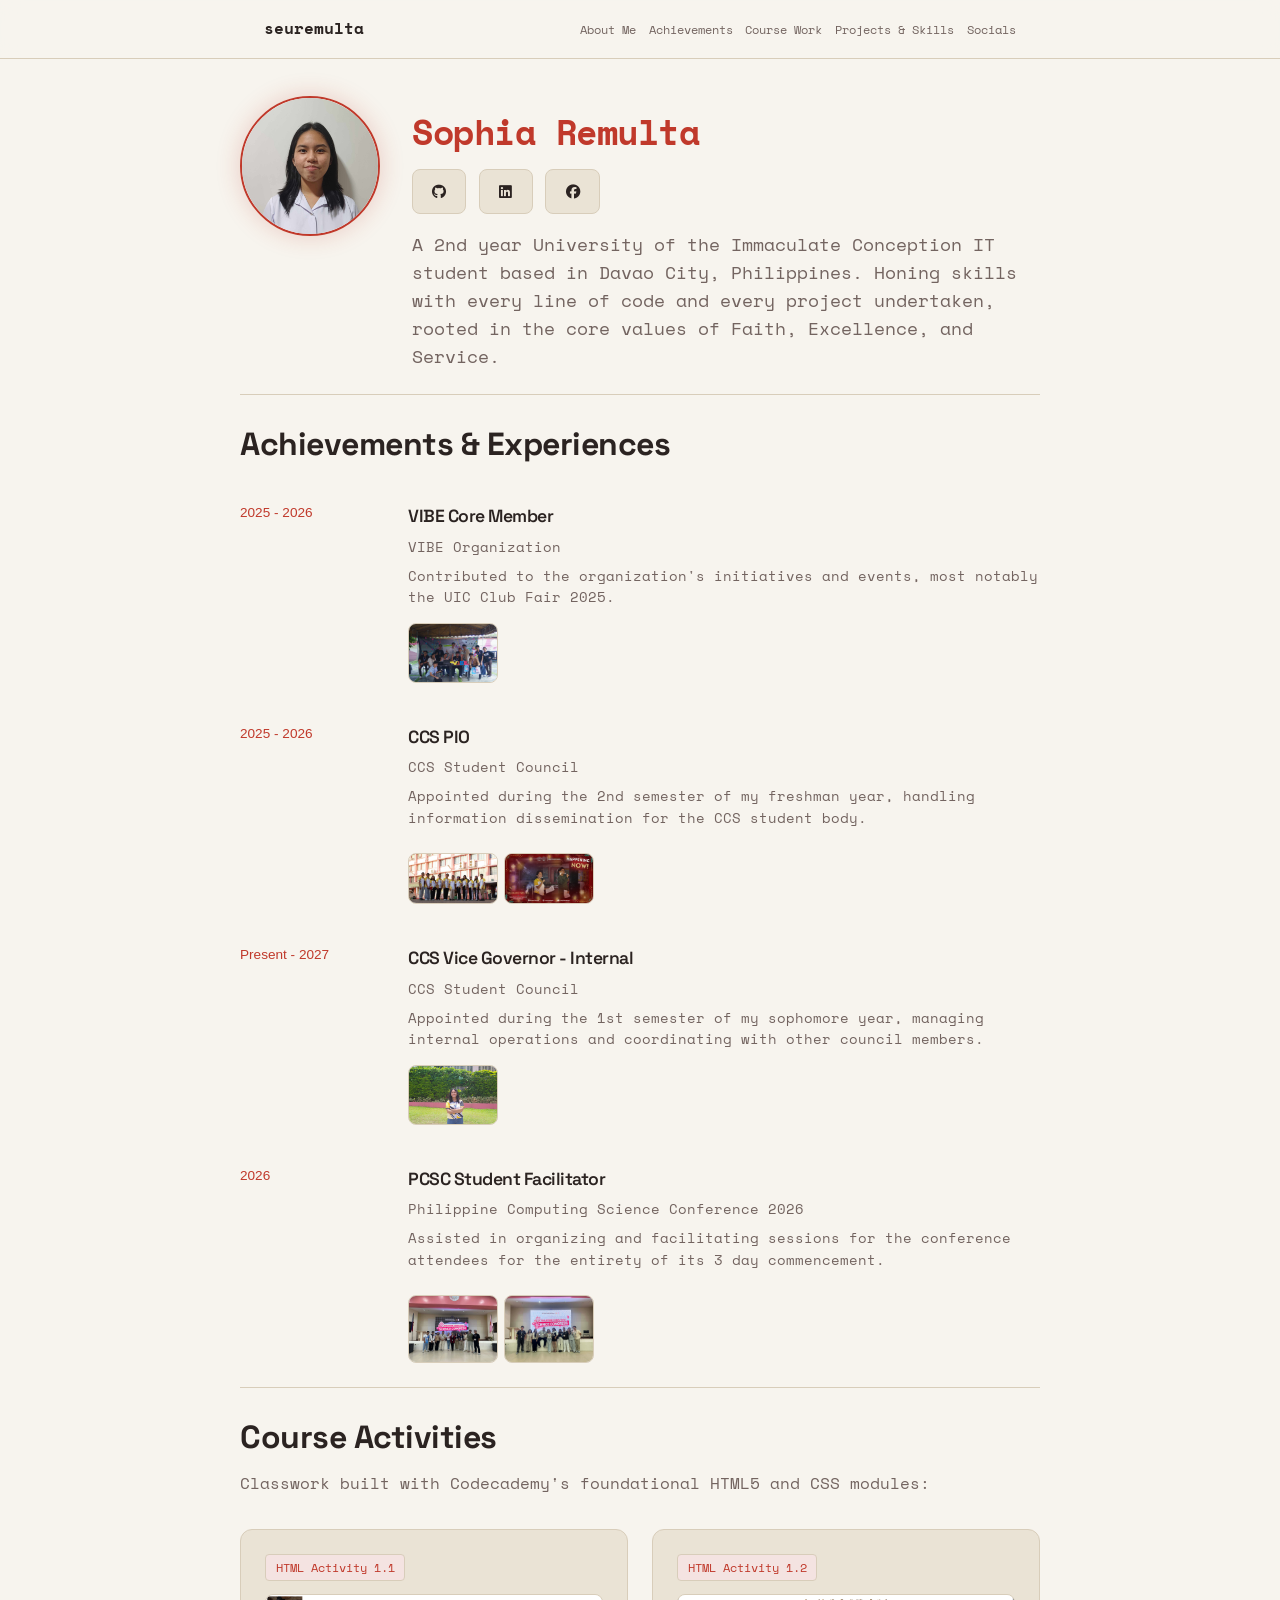
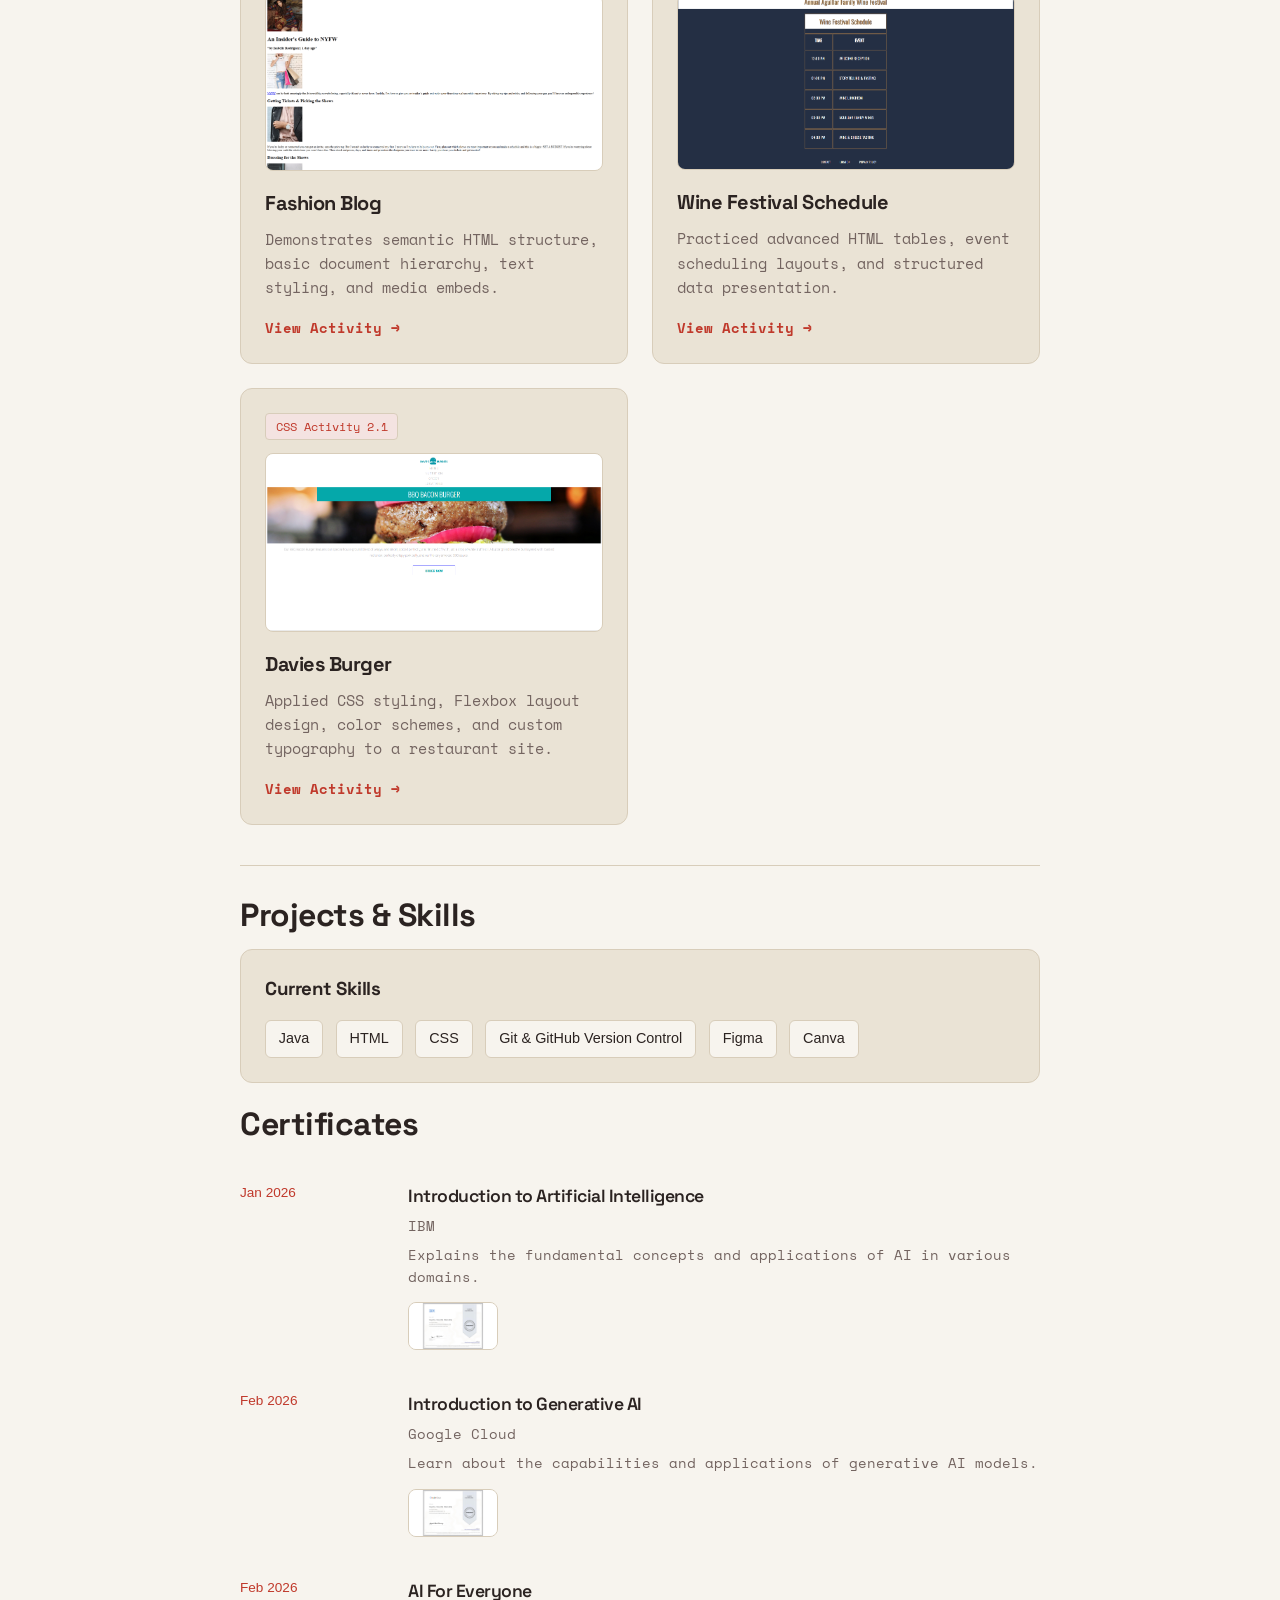
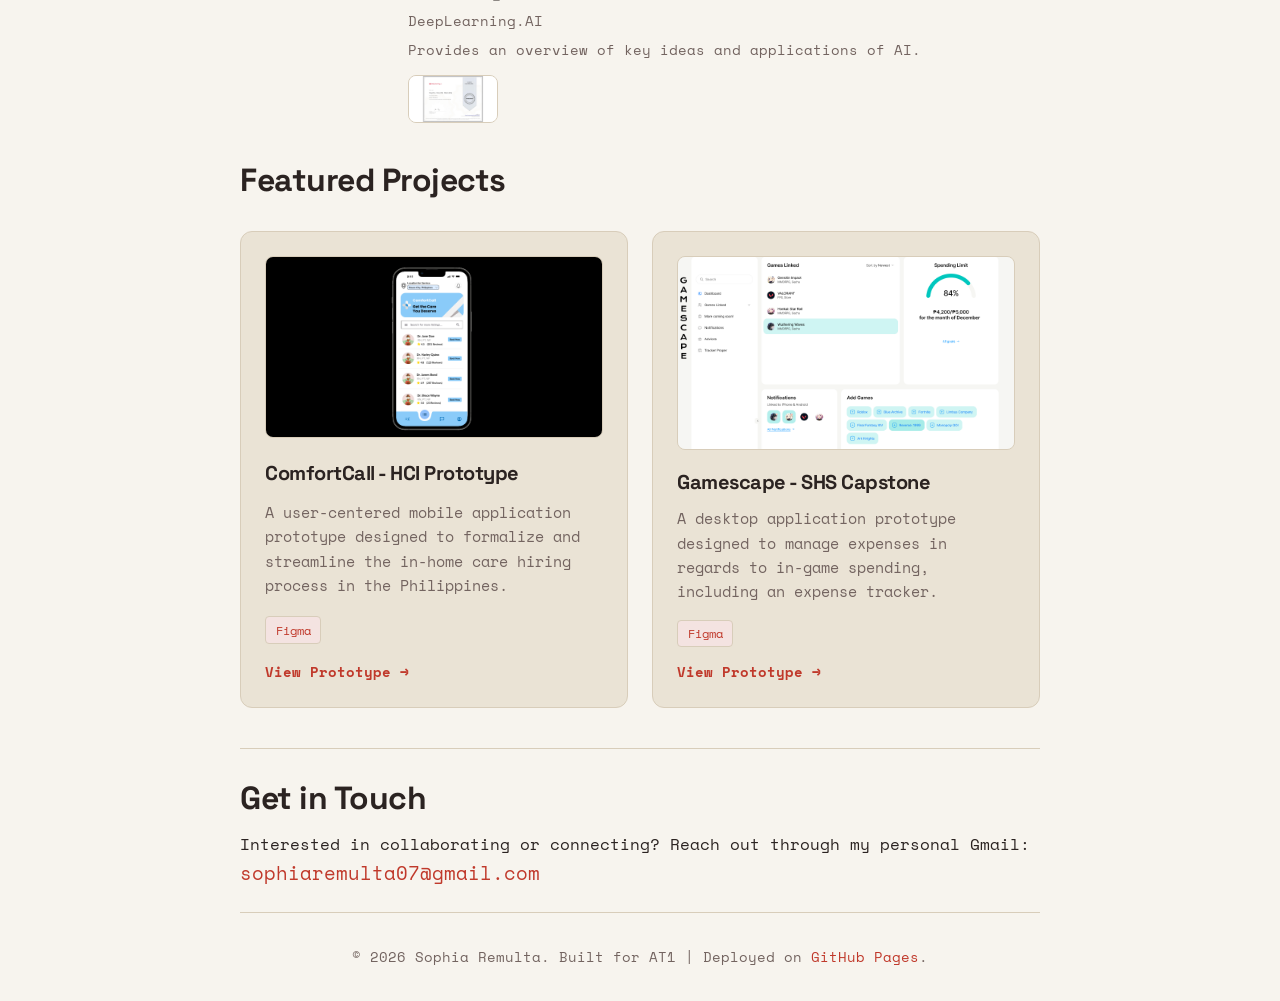
<file: index.html>
<!DOCTYPE html>
<html lang="en">
<head>
    <meta charset="UTF-8">
    <meta name="viewport" content="width=device-width, initial-scale=1.0">
    <title>Sophia Remulta | Portfolio</title>
    <link rel="icon" type="image/png" href="images/favicon.png"/>
    <link rel="stylesheet" href="style.css">
    <link rel="stylesheet" href="https://cdnjs.cloudflare.com/ajax/libs/font-awesome/6.5.1/css/all.min.css">
</head>
<body>

    <header>
        <nav class="navbar">
            <div class="logo">
                <a href="#about">seuremulta</a>
            </div>
            <ul class="nav-links">
                <li><a href="#about">About Me</a></li>
                <li><a href="#achievements">Achievements</a></li>
                <li><a href="#course-activities">Course Work</a></li>
                <li><a href="#projects-skills">Projects & Skills</a></li>
                <li><a href="#contact">Socials</a></li>
            </ul>
        </nav>
    </header>

    <main>

        <section id="about" class="section">
            <div class="hero-container">

                <div class="profile-avatar">
                    <img src="images/1x1.jpg" alt="profile" class="avatar-img">
                </div>

                <div class="hero-text">
                    <h2><span class="highlight">Sophia Remulta</span></h2>

                    <div class="social-buttons">
                        <a href="https://github.com/seuremulta" target="_blank" rel="noopener noreferrer" class="btn btn-secondary" aria-label="GitHub">
                            <i class="fa-brands fa-github"></i>
                        </a>
                        <a href="https://linkedin.com/in/seuremulta" target="_blank" rel="noopener noreferrer" class="btn btn-secondary" aria-label="LinkedIn">
                            <i class="fa-brands fa-linkedin"></i>
                        </a>
                        <a href="https://www.facebook.com/sophia.remulta.37" target="_blank" rel="noopener noreferrer" class="btn btn-secondary" aria-label="Facebook">
                            <i class="fa-brands fa-facebook"></i>
                        </a>
                    </div>

                    <p class="bio">
                        A 2nd year University of the Immaculate Conception IT student based in Davao City, Philippines. Honing skills with every line of code and every project undertaken, rooted in the core values of Faith, Excellence, and Service.
                    </p>
                </div>

            </div>
        </section>

        <section id="achievements" class="section">
            <h2>Achievements & Experiences</h2>

            <div class="timeline-list">

                <article class="timeline-item">
                    <div class="timeline-date">2025 - 2026</div>
                    <div class="timeline-content">
                        <h3>VIBE Core Member</h3>
                        <p class="timeline-org">VIBE Organization</p>
                        <p class="timeline-desc">Contributed to the organization's initiatives and events, most notably the UIC Club Fair 2025.</p>
                        <a href="#vibe-cert" class="timeline-img-link">
                            <img src="images/clubfair.jpg" alt="UIC Club Fair 2025" class="timeline-img">
                        </a>
                    </div>

                    <div id="vibe-cert" class="lightbox">
                        <a href="#achievements" class="lightbox-close" aria-label="Close">&times;</a>
                        <img src="images/clubfair.jpg" alt="UIC Club Fair 2025">
                    </div>
                </article>

                <article class="timeline-item">
                    <div class="timeline-date">2025 - 2026</div>
                    <div class="timeline-content">
                        <h3>CCS PIO</h3>
                        <p class="timeline-org">CCS Student Council</p>
                        <p class="timeline-desc">Appointed during the 2nd semester of my freshman year, handling information dissemination for the CCS student body.</p>
                        <div class="timeline-img-group">
                            <a href="#pio-exp1" class="timeline-img-link">
                                <img src="images/PIO1.jpg" alt="CCS PIO Experience 1" class="timeline-img">
                            </a>
                            <a href="#pio-exp2" class="timeline-img-link">
                                <img src="images/PIO2.jpg" alt="CCS PIO Experience 2" class="timeline-img">
                            </a>
                        </div>
                    </div>

                    <div id="pio-exp1" class="lightbox">
                        <a href="#achievements" class="lightbox-close" aria-label="Close">&times;</a>
                        <img src="images/PIO1.jpg" alt="CCS PIO Experience 1">
                    </div>

                    <div id="pio-exp2" class="lightbox">
                        <a href="#achievements" class="lightbox-close" aria-label="Close">&times;</a>
                        <img src="images/PIO2.jpg" alt="CCS PIO Experience 2">
                    </div>
                </article>

                <article class="timeline-item">
                    <div class="timeline-date">Present - 2027</div>
                    <div class="timeline-content">
                        <h3>CCS Vice Governor - Internal</h3>
                        <p class="timeline-org">CCS Student Council</p>
                        <p class="timeline-desc">Appointed during the 1st semester of my sophomore year, managing internal operations and coordinating with other council members.</p>
                        <a href="#vicegov-pic" class="timeline-img-link">
                            <img src="images/vicegov.JPG" alt="CCS Vice Governor Photo" class="timeline-img">
                        </a>
                    </div>

                    <div id="vicegov-pic" class="lightbox">
                        <a href="#achievements" class="lightbox-close" aria-label="Close">&times;</a>
                        <img src="images/vicegov.JPG" alt="CCS Vice Governor Photo">
                    </div>
                </article>

                <article class="timeline-item">
                    <div class="timeline-date">2026</div>
                    <div class="timeline-content">
                        <h3>PCSC Student Facilitator</h3>
                        <p class="timeline-org">Philippine Computing Science Conference 2026</p>
                        <p class="timeline-desc">Assisted in organizing and facilitating sessions for the conference attendees for the entirety of its 3 day commencement.</p>
                        <div class="timeline-img-group">
                            <a href="#pcsc-exp1" class="timeline-img-link">
                                <img src="images/PCSC1.jpg" alt="CCS PIO Experience 1" class="timeline-img">
                            </a>
                            <a href="#pcsc-exp2" class="timeline-img-link">
                                <img src="images/PCSC2.jpg" alt="CCS PIO Experience 2" class="timeline-img">
                            </a>
                        </div>
                    </div>

                    <div id="pcsc-exp1" class="lightbox">
                        <a href="#achievements" class="lightbox-close" aria-label="Close">&times;</a>
                        <img src="images/PCSC1.jpg" alt="CCS PIO Experience 1">
                    </div>

                    <div id="pcsc-exp2" class="lightbox">
                        <a href="#achievements" class="lightbox-close" aria-label="Close">&times;</a>
                        <img src="images/PCSC2.jpg" alt="CCS PIO Experience 2">
                    </div>
                </article>

            </div>
        </section>

        <section id="course-activities" class="section">
            <h2>Course Activities</h2>
            <p class="section-desc">Classwork built with Codecademy's foundational HTML5 and CSS modules:</p>

            <div class="grid-container">

                <article class="card activity-card">
                    <span class="activity-tag">HTML Activity 1.1</span>
                    <img src="images/fashion-blog.png" alt="Fashion Blog Screenshot" class="activity-img">
                    <h3>Fashion Blog</h3>
                    <p>Demonstrates semantic HTML structure, basic document hierarchy, text styling, and media embeds.</p>
                    <a href="./FashionBlog/index.html" target="_blank" class="proof-link">View Activity &rarr;</a>
                </article>

                <article class="card activity-card">
                    <span class="activity-tag">HTML Activity 1.2</span>
                    <img src="images/wine-festival.png" alt="Wine Festival Screenshot" class="activity-img">
                    <h3>Wine Festival Schedule</h3>
                    <p>Practiced advanced HTML tables, event scheduling layouts, and structured data presentation.</p>
                    <a href="./WineSched/index.html" target="_blank" class="proof-link">View Activity &rarr;</a>
                </article>

                <article class="card activity-card">
                    <span class="activity-tag">CSS Activity 2.1</span>
                    <img src="images/davies-burger.png" alt="Davies Burger Screenshot" class="activity-img">
                    <h3>Davies Burger</h3>
                    <p>Applied CSS styling, Flexbox layout design, color schemes, and custom typography to a restaurant site.</p>
                    <a href="./DaviesBurger/index.html" target="_blank" class="proof-link">View Activity &rarr;</a>
                </article>

            </div>
        </section>

        <section id="projects-skills" class="section">
            <h2>Projects & Skills</h2>

            <div class="skills-block">
                <h3>Current Skills</h3>
                <ul class="skills-list">
                    <li>Java</li>
                    <li>HTML</li>
                    <li>CSS</li>
                    <li>Git & GitHub Version Control</li>
                    <li>Figma</li>
                    <li>Canva</li>
                </ul>
            </div>

            <div id="certificates">
                <h2>Certificates</h2>
                <div class="timeline-list">

                    <article class="timeline-item">
                        <div class="timeline-date">Jan 2026</div>
                        <div class="timeline-content">
                            <h3>Introduction to Artificial Intelligence</h3>
                            <p class="timeline-org">IBM</p>
                            <p class="timeline-desc">Explains the fundamental concepts and applications of AI in various domains.</p>
                            <a href="#cert-1" class="timeline-img-link">
                                <img src="images/cert-1.jpeg" alt="Introduction to Artificial Intelligence Certificate" class="timeline-img">
                            </a>
                        </div>

                        <div id="cert-1" class="lightbox">
                            <a href="#certificates" class="lightbox-close" aria-label="Close">&times;</a>
                            <img src="images/cert-1.jpeg" alt="Introduction to Artificial Intelligence Certificate">
                        </div>
                    </article>

                    <article class="timeline-item">
                        <div class="timeline-date">Feb 2026</div>
                        <div class="timeline-content">
                            <h3>Introduction to Generative AI</h3>
                            <p class="timeline-org">Google Cloud</p>
                            <p class="timeline-desc">Learn about the capabilities and applications of generative AI models.</p>
                            <a href="#cert-2" class="timeline-img-link">
                                <img src="images/cert-genai.jpeg" alt="Introduction to Generative AI Certificate" class="timeline-img">
                            </a>
                        </div>

                        <div id="cert-2" class="lightbox">
                            <a href="#certificates" class="lightbox-close" aria-label="Close">&times;</a>
                            <img src="images/cert-genai.jpeg" alt="Introduction to Generative AI Certificate">
                        </div>
                    </article>

                    <article class="timeline-item">
                        <div class="timeline-date">Feb 2026</div>
                        <div class="timeline-content">
                            <h3>AI For Everyone</h3>
                            <p class="timeline-org">DeepLearning.AI</p>
                            <p class="timeline-desc">Provides an overview of key ideas and applications of AI.</p>
                            <a href="#cert-3" class="timeline-img-link">
                                <img src="images/cert-3.jpeg" alt="AI For Everyone Certificate" class="timeline-img">
                            </a>
                        </div>

                        <div id="cert-3" class="lightbox">
                            <a href="#certificates" class="lightbox-close" aria-label="Close">&times;</a>
                            <img src="images/cert-3.jpeg" alt="AI For Everyone Certificate">
                        </div>
                    </article>

                </div>
            </div>

            <div class="projects-block">
                <h2>Featured Projects</h2>
                <div class="grid-container">

                    <article class="card">
                        <img src="images/comfortcall.png" alt="ComfortCall Screenshot" class="activity-img">
                        <h3>ComfortCall - HCI Prototype</h3>
                        <p>A user-centered mobile application prototype designed to formalize and streamline the in-home care hiring process in the Philippines.</p>
                        <span class="activity-tag">Figma</span>
                        <a href="https://www.figma.com/proto/hJCQQ7fkwbZopx8bYE69up/HCI-INTERACTIVE-PROTOTYPE?node-id=26-30&starting-point-node-id=26%3A30&t=WPi4NbcnG5SbsuiD-1" target="_blank" class="proof-link">View Prototype &rarr;</a>
                    </article>

                    <article class="card">
                        <img src="images/gamescape.png" alt="Gamescape Screenshot" class="activity-img">
                        <h3>Gamescape - SHS Capstone</h3>
                        <p>A desktop application prototype designed to manage expenses in regards to in-game spending, including an expense tracker.</p>
                        <span class="activity-tag">Figma</span>
                        <a href="https://www.figma.com/proto/o6rYXjSfKV9rx2Yt4CouOD/GROUP-4-GAMESCAPE?node-id=371-808&starting-point-node-id=340%3A159&t=UGnHgSyJuxqvTRYr-1" target="_blank" class="proof-link">View Prototype &rarr;</a>
                    </article>

                </div>
            </div>
        </section>

        <section id="contact" class="section">
            <h2>Get in Touch</h2>
            <p>Interested in collaborating or connecting? Reach out through my personal Gmail:</p>
            <div class="contact-links">
                <a href="mailto:sophiaremulta07@gmail.com">sophiaremulta07@gmail.com</a>
            </div>
        </section>

    </main>

    <footer>
        <p>&copy; 2026 Sophia Remulta. Built for AT1 | Deployed on <a href="https://your-username.github.io" target="_blank">GitHub Pages</a>.</p>
    </footer>

</body>
</html>
</file>
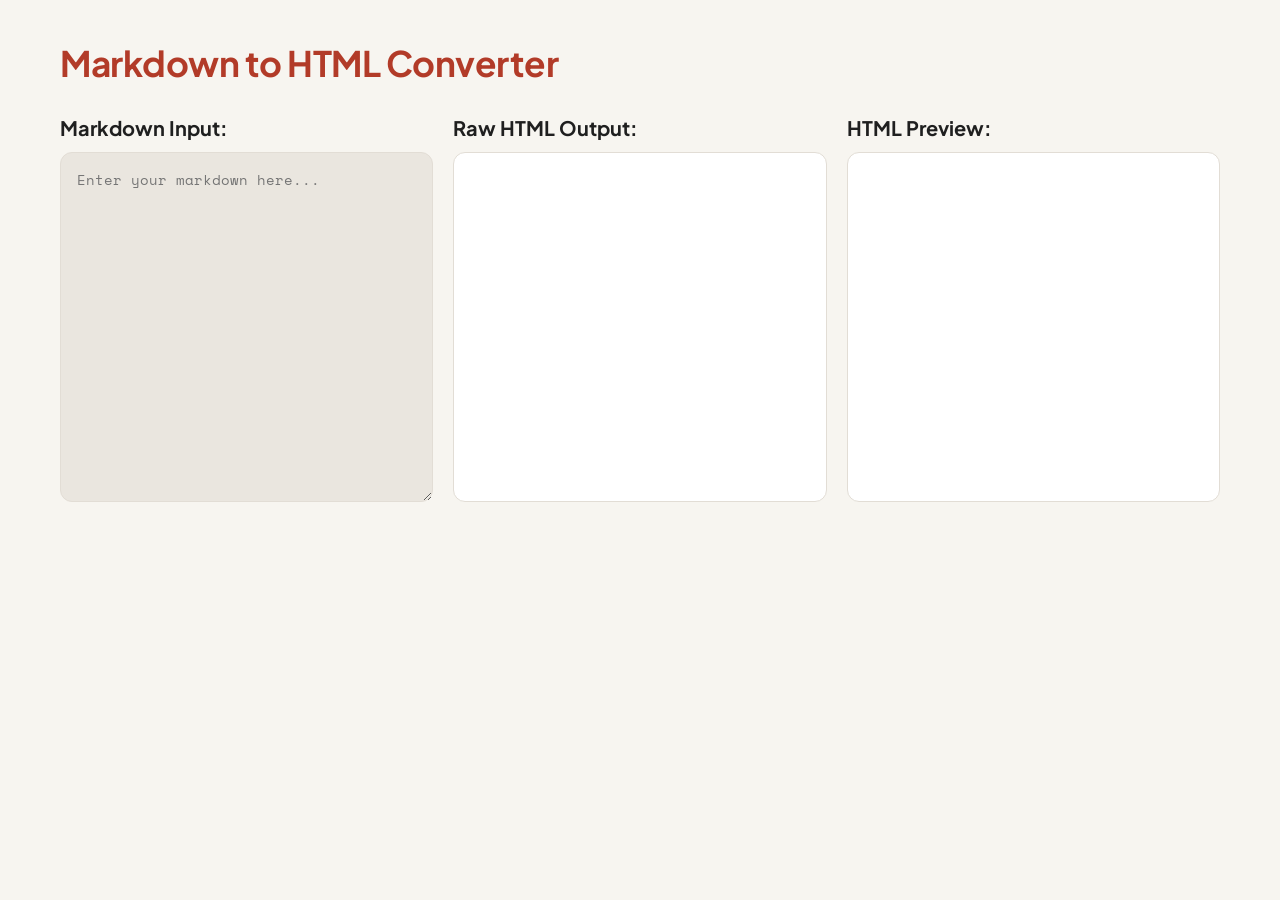
<file: markdown-converter/index.html>
<!DOCTYPE html>
<html lang="en">
<head>
    <meta charset="UTF-8">
    <meta name="viewport" content="width=device-width, initial-scale=1.0">
    <title>Markdown to HTML Converter</title>
    <link rel="stylesheet" href="style.css">
</head>
<body>
    <h1>Markdown to HTML Converter</h1>
    <div id="container">
        <div class="container">
            <h2>Markdown Input:</h2>
            <textarea id="markdown-input" placeholder="Enter your markdown here..."></textarea>
        </div>
        <div class="container">
            <h2>Raw HTML Output:</h2>
            <div id="html-output"></div>
        </div>
        <div class="container">
            <h2>HTML Preview:</h2>
            <div id="preview"></div>
        </div>
    </div>
    <script src="script.js"></script>
</body>
</html>
</file>
<file: style.css>
@import url('https://fonts.googleapis.com/css2?family=Space+Grotesk:wght@600;700&family=Space+Mono:wght@400;700&display=swap');

* {
    margin: 0;
    padding: 0;
    box-sizing: border-box;
    font-family: 'Segoe UI', Tahoma, Geneva, Verdana, sans-serif;
}

:root {
    --bg-color: #f7f4ee;     
    --card-bg: #eae3d5;      
    --text-main: #2b2321;     
    --text-muted: #736460;     
    --accent-color: #c0392b;  
    --accent-hover: #96281b;  
    --accent-soft: #f4e3e1;    
    --border-color: #d8cdba;   
    --radius: 12px;
}

h1, h2, h3, .profile-name {
    font-family: 'Space Grotesk', sans-serif;
    letter-spacing: -0.5px;
}

body, p, a, span {
    font-family: 'Space Mono', monospace;
}

html {
    scroll-behavior: smooth;
}

body {
    background-color: var(--bg-color);
    color: var(--text-main);
    line-height: 1.6;
    overflow-x: hidden;
}

header {
    position: fixed;
    top: 0;
    width: 100%;
    background-color: rgba(247, 244, 238, 0.9); 
    backdrop-filter: blur(10px);
    border-bottom: 1px solid var(--border-color);
    z-index: 1000;
}

.navbar {
    max-width: 800px;
    margin: 0 auto;
    display: flex;
    justify-content: space-between;
    align-items: center;
    padding: 1rem 1.5rem;
}

.logo a {
    font-size: 1.0rem;
    font-weight: 700;
    color: var(--text-main);
    text-decoration: none;
}

.logo a span {
    color: var(--accent-color);
}

.nav-links {
    display: flex;
    list-style: none;
    gap: 0.5rem 0.8rem;
}

.nav-links a {
    color: var(--text-muted);   
    text-decoration: none;
    font-size: 0.78rem;
    font-weight: 500;
    transition: color 0.3s;
}

.nav-links a:hover {
    color: var(--accent-color);
}

main {
    margin-top: 40px;
}

.section {
    max-width: 800px;
    margin: 0 auto;
    padding: 1.5rem 0rem;
    border-bottom: 1px solid var(--border-color);
}

.hero-container {
    display: flex;
    flex-direction: row;
    align-items: flex-start;
    text-align: left;
    gap: 2rem;
    padding-top: 2rem;
}

.profile-avatar {
    width: 140px;
    height: 140px;
    border-radius: 50%;
    overflow: hidden;
    border: 2px solid var(--accent-color);
    box-shadow: 0 0 24px rgba(192, 57, 43, 0.22); 
    flex-shrink: 0;
}

.avatar-img {
    width: 100%;
    height: 100%;
    object-fit: cover;
}

.badge {
    background: var(--accent-soft);
    color: var(--accent-color);
    padding: 0.4rem 1rem;
    border-radius: 20px;
    font-size: 0.85rem;
    border: 1px solid var(--accent-color);
    display: inline-block;
}

.hero-text {
    display: flex;
    flex-direction: column;
    align-items: flex-start;
    min-width: 0;
    flex: 1;
}

.hero-text h2 {
    font-size: 2.2rem;
    margin: 0.5rem 0;
}

.highlight {
    color: var(--accent-color);
}

.bio {
    max-width: 650px;
    color: var(--text-muted);
    font-size: 1.1rem;
    margin: 0.5rem 0 0 0;
}

.social-buttons {
    display: flex;
    flex-wrap: wrap;
    justify-content: flex-start;
    gap: 0.8rem;
    margin-bottom: 0.5rem;
}

.btn {
    padding: 0.6rem 1.2rem;
    border-radius: 8px;
    text-decoration: none;
    font-weight: 600;
    font-size: 0.9rem;
    transition: all 0.3s ease;
    display: inline-block;
}

.btn-primary {
    background-color: var(--accent-color);
    color: #ffffff;
}

.btn-primary:hover {
    background-color: var(--accent-hover);
}

.btn-secondary {
    border: 1px solid var(--border-color);
    color: var(--text-main);
    background-color: var(--card-bg);
}

.btn-secondary:hover {
    border-color: var(--accent-color);
    color: var(--accent-color);
}

.btn-card {
    background-color: transparent;
    border: 1px solid var(--accent-color);
    color: var(--accent-color);
    margin-top: auto;
}

.btn-card:hover {
    background-color: var(--accent-color);
    color: #ffffff;
}

.card.activity-card img {
    max-width: 100%;
    border-radius: 8px;
    margin-bottom: 1rem;
    border: 1px solid var(--border-color);
}

.timeline-list {
    display: flex;
    flex-direction: column;
    gap: 2.5rem;
    margin-top: 2rem;
}

.timeline-item {
    display: flex;
    gap: 3rem; 
    align-items: flex-start;
}

.timeline-img {
    width: 90px;
    height: auto;
    border-radius: 8px;
    margin-top: 0.6rem;
    border: 1px solid var(--border-color);
    display: block;
    transition: transform 0.3s ease, border-color 0.3s ease;
}

.timeline-img:hover {
    transform: scale(1.03);
    border-color: var(--accent-color);
}

.timeline-date {
    width: 120px;
    flex-shrink: 0;
    font-size: 0.85rem;
    color: var(--accent-color);
    font-weight: 500;
}

.timeline-content {
    display: flex;
    flex-direction: column;
    gap: 0.25rem;
    min-width: 0;
    flex: 1;
}

.timeline-content h3 {
    font-size: 1.1rem;
    font-weight: 600;
    color: var(--text-main);
    margin: 0;
}

.timeline-org {
    font-size: 0.9rem;
    color: var(--text-muted);
    margin: 0;
}

.timeline-desc {
    font-size: 0.85rem;
    color: var(--text-muted);
    margin-top: 0.25rem;
}

.timeline-img-link {
    display: inline-block;
}

.timeline-img-group {
    display: flex;
    flex-wrap: wrap;
    gap: 0.4rem;  
    margin-top: 0.6rem;
}

.lightbox {
    display: none;
    position: fixed;
    top: 0;
    left: 0;
    width: 100%;
    height: 100%;
    background: rgba(43, 35, 33, 0.85); 
    backdrop-filter: blur(6px);
    z-index: 2000;
    justify-content: center;
    align-items: center;
    padding: 2rem;
}

.lightbox:target {
    display: flex;
}

.lightbox img {
    max-width: 90%;
    max-height: 85vh;
    border-radius: 8px;
    border: 1px solid var(--border-color);
}

.lightbox-close {
    position: absolute;
    top: 1.5rem;
    right: 2rem;
    font-size: 2.5rem;
    color: #ffffff;
    text-decoration: none;
    line-height: 1;
    transition: color 0.3s ease;
}

.lightbox-close:hover {
    color: var(--accent-color);
}

h2 {
    font-size: 2rem;
    margin-bottom: 0.5rem;
    color: var(--text-main);
}

.section-desc {
    color: var(--text-muted);
    margin-bottom: 2rem;
}

.grid-container {
    display: grid;
    grid-template-columns: repeat(auto-fit, minmax(300px, 1fr));
    gap: 1.5rem;
    margin-top: 1.5rem;
    margin-bottom: 1rem;
}

.card {
    background-color: var(--card-bg);
    border: 1px solid var(--border-color);
    border-radius: var(--radius);
    padding: 1.5rem;
    transition: transform 0.3s ease, border-color 0.3s ease;
    display: flex;
    flex-direction: column;
    justify-content: space-between;
    height: 100%;
}

.card:hover {
    transform: translateY(-5px);
    border-color: var(--accent-color);
}

.card h3 {
    font-size: 1.25rem;
    margin-bottom: 0.5rem;
}

.card p {
    color: var(--text-muted);
    font-size: 0.95rem;
    margin-bottom: 1rem;
}

.card img {
    max-width: 100%;
    border-radius: 8px;
    margin-bottom: 1rem;
    height: auto;
    border: 1px solid var(--border-color);
}

.meta {
    font-size: 0.85rem !important;
    color: var(--accent-color) !important;
    font-weight: 600;
}

.activity-tag {
    font-size: 0.75rem;
    background: var(--accent-soft);
    border: 1px solid var(--border-color);
    padding: 0.2rem 0.6rem;
    border-radius: 4px;
    width: fit-content;
    margin-bottom: 0.8rem;
    color: var(--accent-color);
}

.proof-link {
    color: var(--accent-color);
    text-decoration: none;
    font-weight: 600;
    font-size: 0.9rem;
}

.proof-link:hover {
    text-decoration: underline;
}

.projects-block {
    margin-top: 2rem;
    margin-bottom: 1rem;
}

.skills-block {
    background-color: var(--card-bg);
    border: 1px solid var(--border-color);
    border-radius: var(--radius);
    padding: 1.5rem;
    margin-bottom: 1rem;
}

.skills-list {
    display: flex;
    flex-wrap: wrap;
    gap: 0.8rem;
    list-style: none;
    margin-top: 1rem;
}

.skills-list li {
    background-color: var(--bg-color);
    border: 1px solid var(--border-color);
    padding: 0.4rem 0.8rem;
    border-radius: 6px;
    font-size: 0.9rem;
    color: var(--text-main);
}

.contact-links a {
    color: var(--accent-color);
    font-size: 1.2rem;
    text-decoration: none;
}

.contact-links a:hover {
    text-decoration: underline;
}

footer {
    text-align: center;
    padding: 2rem;
    color: var(--text-muted);
    font-size: 0.9rem;
}

footer a {
    color: var(--accent-color);
    text-decoration: none;
}

@media (max-width: 768px) {
    .navbar {
        flex-direction: column;
        gap: 0.75rem;
        padding: 1rem;
    }

    .nav-links {
        flex-wrap: wrap;
        justify-content: center;
        gap: 0.5rem 0.9rem;
    }

    .nav-links a {
        font-size: 0.8rem;
        white-space: nowrap;
    }

    .nav-links li {
        flex-shrink: 0;
    }

    main {
        margin-top: 130px;
    }

    .section {
        padding: 2rem 1.25rem;
    }

    .hero-container {
        flex-direction: column;
        align-items: center;
        text-align: center;
        gap: 1.25rem;
        padding-top: 0.5rem;
    }

    .hero-text {
        align-items: center;
        width: 100%;
    }

    .hero-text h2 {
        font-size: 1.8rem;
    }

    .social-buttons {
        justify-content: center;
    }

    .bio {
        font-size: 0.95rem;
        max-width: 100%;
    }

    .profile-avatar {
        width: 100px;
        height: 100px;
    }

    .badge {
        font-size: 0.78rem;
        padding: 0.35rem 0.8rem;
    }

    .timeline-item {
        flex-direction: column;
        gap: 0.5rem;
    }

    .timeline-date {
        width: auto;
    }

    .timeline-content,
    .hero-text {
        min-width: 0;
    }

    .timeline-img-group {
        gap: 0.5rem;
    }

    .grid-container {
        grid-template-columns: 1fr;
        gap: 1.25rem;
    }

    .card {
        padding: 1.25rem;
    }

    .skills-block,
    .card,
    .lightbox img {
        max-width: 100%;
    }
}

@media (max-width: 480px) {
    .hero-text h2 {
        font-size: 1.5rem;
    }

    .profile-avatar {
        width: 80px;
        height: 80px;
    }

    .badge {
        font-size: 0.72rem;
        padding: 0.3rem 0.7rem;
    }

    .hero-container {
        gap: 1rem;
    }

    .timeline-img {
        width: 76px;
    }

    .lightbox {
        padding: 1rem;
    }

    .lightbox-close {
        top: 1rem;
        right: 1.25rem;
        font-size: 2rem;
    }
}
</file>
<file: markdown-converter/style.css>
@import url('https://fonts.googleapis.com/css2?family=Plus+Jakarta+Sans:wght@700&family=Space+Mono&display=swap');

:root {
    --bg-color: #f7f5f0;        
    --text-primary: #1f1f1f;      
    --text-accent: #b23b28;       
    --text-body: #4a4a4a;        
    --card-bg: #ffffff;         
    --input-bg: #eae6df;        
    --border-color: #e2ddd5;     
    --font-heading: 'Plus Jakarta Sans', system-ui, sans-serif;
    --font-mono: 'Space Mono', 'Courier New', monospace;
}

* {
    box-sizing: border-box;
    margin: 0;
    padding: 0;
}

body {
    background-color: var(--bg-color);
    color: var(--text-primary);
    font-family: var(--font-mono);
    padding: 40px 20px;
    max-width: 1200px;
    margin: 0 auto;
}

h1 {
    font-family: var(--font-heading);
    color: var(--text-accent);
    font-size: 2.2rem;
    font-weight: 700;
    margin-bottom: 30px;
    letter-spacing: -0.5px;
}

h2 {
    font-family: var(--font-heading);
    color: var(--text-primary);
    font-size: 1.25rem;
    font-weight: 700;
    margin-bottom: 12px;
}

.container {
    width: 100%;
    margin-bottom: 20px;
}

#markdown-input {
    width: 100%;
    height: 180px;
    background-color: var(--input-bg);
    color: var(--text-primary);
    font-family: var(--font-mono);
    font-size: 0.9rem;
    border: 1px solid var(--border-color);
    border-radius: 12px;
    padding: 16px;
    resize: vertical;
    outline: none;
    transition: border-color 0.2s ease, box-shadow 0.2s ease;
}

#markdown-input:focus {
    border-color: var(--text-accent);
    box-shadow: 0 0 0 3px rgba(178, 59, 40, 0.15);
}

#html-output, #preview {
    width: 100%;
    height: 180px;
    background-color: var(--card-bg);
    color: var(--text-body);
    font-family: var(--font-mono);
    font-size: 0.9rem;
    border: 1px solid var(--border-color);
    border-radius: 12px;
    padding: 16px;
    white-space: pre-wrap;
    overflow-y: auto;
}

#preview {
    font-family: var(--font-heading); 
}

#preview code {
    font-family: var(--font-mono);
    background-color: var(--input-bg);
    padding: 2px 6px;
    border-radius: 4px;
}

@media (min-width: 768px) {
    #container {
        display: flex;
        justify-content: space-between;
        gap: 20px;
    }

    .container {
        flex: 1;
        margin-bottom: 0;
    }

    #markdown-input, #html-output, #preview {
        height: 350px;
    }
}
</file>
